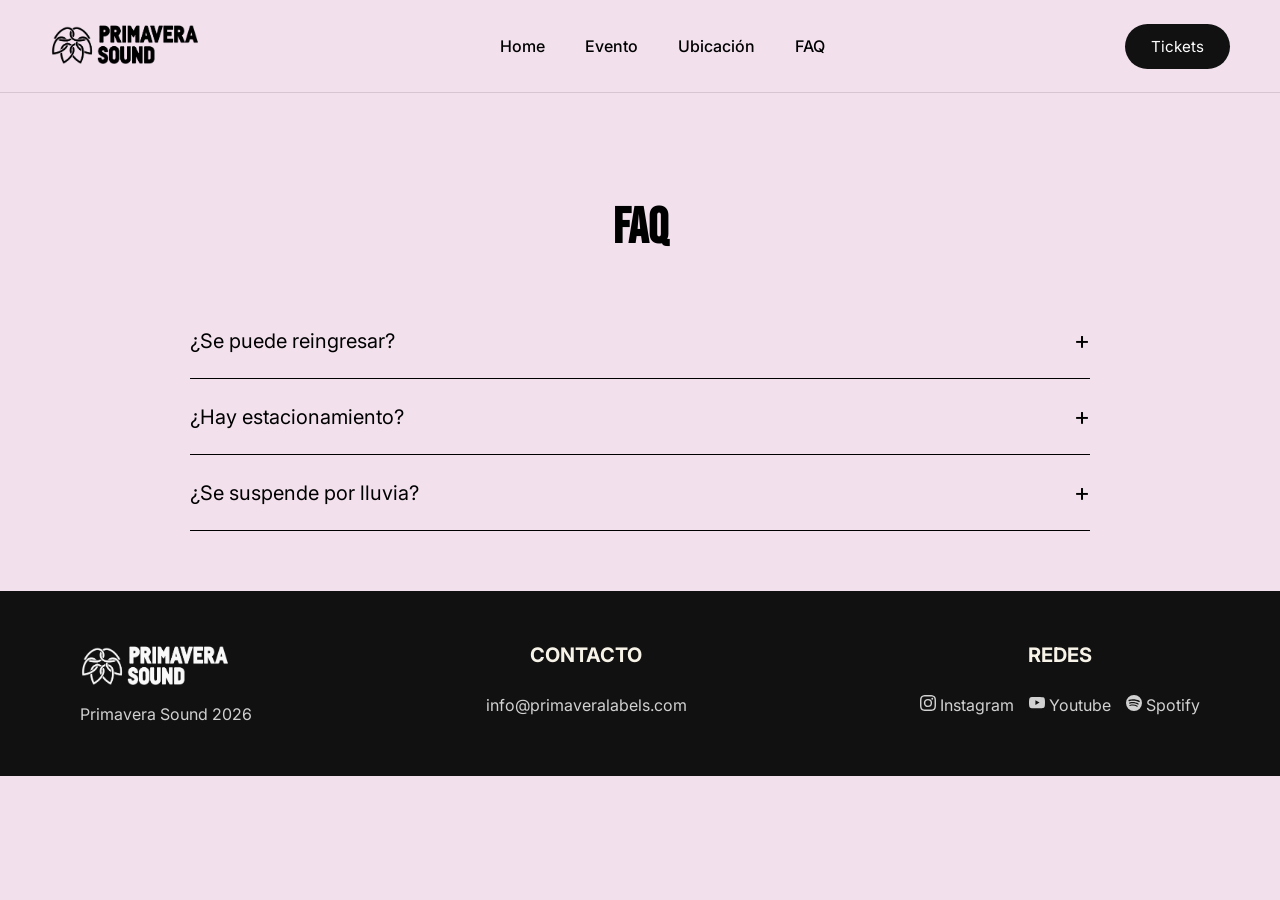
<file: FAQ.html>
<!DOCTYPE html>
<html lang="en">
<head>
    <meta charset="UTF-8">
    <meta name="viewport" content="width=device-width, initial-scale=1.0">
    <title>Primavera-Sound</title>
    <link rel="icon" href="./Imagenes/Logo PS.png" type="image/png">
    <link rel="preconnect" href="https://fonts.googleapis.com">
<link rel="preconnect" href="https://fonts.gstatic.com" crossorigin>
<link href="https://fonts.googleapis.com/css2?family=Bebas+Neue&family=Fredoka:wght@300..700&display=swap" rel="stylesheet">
    <link rel="stylesheet" href="./CSS/global.css">

    <link rel="preconnect" href="https://fonts.googleapis.com">
<link rel="preconnect" href="https://fonts.gstatic.com" crossorigin>
<link href="https://fonts.googleapis.com/css2?family=Bebas+Neue&family=Fredoka:wght@300..700&family=Inter:ital,opsz,wght@0,14..32,100..900;1,14..32,100..900&display=swap" rel="stylesheet">
    <link rel="stylesheet" href="./CSS/global.css">
    <main>
<nav class="navbar">
    <a href="index.html" class="logo">
        <img src="Imagenes/Logo PS Ext.png" alt="Logo Primavera Sound">
    </a>
    <ul class="nav-links">
        <li><a href="./index.html">Home</a></li>
        <li><a href="./Evento.html">Evento</a></li>
        <li><a href="./Ubicacion.html">Ubicación</a></li>
        <li><a href="./FAQ.html">FAQ</a></li>
    </ul>
    <a href="./Tickets.html" class="button button-nav">
        Tickets
    </a>
</nav>
<body>
   <section class="faq">

    <h2 class="title-section">FAQ</h2>

    <details>
        <summary>¿Se puede reingresar?</summary>
        <p>
            Sí, el reingreso estará permitido hasta las 23hs.
        </p>
    </details>

    <details>
        <summary>¿Hay estacionamiento?</summary>
        <p>
            El predio contará con estacionamiento limitado.
        </p>
    </details>

    <details>
        <summary>¿Se suspende por lluvia?</summary>
        <p>
            El festival no se suspende por lluvia.
        </p>
    </details>
</section>

<footer class="footer">
    <div class="footer-logo">
        <img src="./Imagenes/LogoPS positivo.png" alt="Primavera Sound Logo">
        <a href="Tickets.html">Primavera Sound 2026</a>
    </div>

    <div class="footer-links">
        <h3>CONTACTO</h3>
        <a href="https://mail.google.com/">info@primaveralabels.com</a>
    </div>

    <div class="footer-social">
        <h3>REDES</h3>
        <div class="footer-social-icons">
        <a href="https://www.instagram.com/primavera_sound/" target="_blank">
           <svg xmlns="http://www.w3.org/2000/svg" width="16" height="16" fill="currentColor" class="bi bi-instagram" viewBox="0 0 16 16">
  <path d="M8 0C5.829 0 5.556.01 4.703.048 3.85.088 3.269.222 2.76.42a3.9 3.9 0 0 0-1.417.923A3.9 3.9 0 0 0 .42 2.76C.222 3.268.087 3.85.048 4.7.01 5.555 0 5.827 0 8.001c0 2.172.01 2.444.048 3.297.04.852.174 1.433.372 1.942.205.526.478.972.923 1.417.444.445.89.719 1.416.923.51.198 1.09.333 1.942.372C5.555 15.99 5.827 16 8 16s2.444-.01 3.298-.048c.851-.04 1.434-.174 1.943-.372a3.9 3.9 0 0 0 1.416-.923c.445-.445.718-.891.923-1.417.197-.509.332-1.09.372-1.942C15.99 10.445 16 10.173 16 8s-.01-2.445-.048-3.299c-.04-.851-.175-1.433-.372-1.941a3.9 3.9 0 0 0-.923-1.417A3.9 3.9 0 0 0 13.24.42c-.51-.198-1.092-.333-1.943-.372C10.443.01 10.172 0 7.998 0zm-.717 1.442h.718c2.136 0 2.389.007 3.232.046.78.035 1.204.166 1.486.275.373.145.64.319.92.599s.453.546.598.92c.11.281.24.705.275 1.485.039.843.047 1.096.047 3.231s-.008 2.389-.047 3.232c-.035.78-.166 1.203-.275 1.485a2.5 2.5 0 0 1-.599.919c-.28.28-.546.453-.92.598-.28.11-.704.24-1.485.276-.843.038-1.096.047-3.232.047s-2.39-.009-3.233-.047c-.78-.036-1.203-.166-1.485-.276a2.5 2.5 0 0 1-.92-.598 2.5 2.5 0 0 1-.6-.92c-.109-.281-.24-.705-.275-1.485-.038-.843-.046-1.096-.046-3.233s.008-2.388.046-3.231c.036-.78.166-1.204.276-1.486.145-.373.319-.64.599-.92s.546-.453.92-.598c.282-.11.705-.24 1.485-.276.738-.034 1.024-.044 2.515-.045zm4.988 1.328a.96.96 0 1 0 0 1.92.96.96 0 0 0 0-1.92m-4.27 1.122a4.109 4.109 0 1 0 0 8.217 4.109 4.109 0 0 0 0-8.217m0 1.441a2.667 2.667 0 1 1 0 5.334 2.667 2.667 0 0 1 0-5.334"/>
</svg>
        Instagram</a>
        <a href="https://www.youtube.com/PrimaveraSoundTV" target="_blank">
            <svg xmlns="http://www.w3.org/2000/svg" width="16" height="16" fill="currentColor" class="bi bi-youtube" viewBox="0 0 16 16">
  <path d="M8.051 1.999h.089c.822.003 4.987.033 6.11.335a2.01 2.01 0 0 1 1.415 1.42c.101.38.172.883.22 1.402l.01.104.022.26.008.104c.065.914.073 1.77.074 1.957v.075c-.001.194-.01 1.108-.082 2.06l-.008.105-.009.104c-.05.572-.124 1.14-.235 1.558a2.01 2.01 0 0 1-1.415 1.42c-1.16.312-5.569.334-6.18.335h-.142c-.309 0-1.587-.006-2.927-.052l-.17-.006-.087-.004-.171-.007-.171-.007c-1.11-.049-2.167-.128-2.654-.26a2.01 2.01 0 0 1-1.415-1.419c-.111-.417-.185-.986-.235-1.558L.09 9.82l-.008-.104A31 31 0 0 1 0 7.68v-.123c.002-.215.01-.958.064-1.778l.007-.103.003-.052.008-.104.022-.26.01-.104c.048-.519.119-1.023.22-1.402a2.01 2.01 0 0 1 1.415-1.42c.487-.13 1.544-.21 2.654-.26l.17-.007.172-.006.086-.003.171-.007A100 100 0 0 1 7.858 2zM6.4 5.209v4.818l4.157-2.408z"/>
</svg>
       Youtube </a>
        <a href="https://spotify.com" target="_blank">
            <svg xmlns="http://www.w3.org/2000/svg" width="16" height="16" fill="currentColor" class="bi bi-spotify" viewBox="0 0 16 16">
  <path d="M8 0a8 8 0 1 0 0 16A8 8 0 0 0 8 0m3.669 11.538a.5.5 0 0 1-.686.165c-1.879-1.147-4.243-1.407-7.028-.77a.499.499 0 0 1-.222-.973c3.048-.696 5.662-.397 7.77.892a.5.5 0 0 1 .166.686m.979-2.178a.624.624 0 0 1-.858.205c-2.15-1.321-5.428-1.704-7.972-.932a.625.625 0 0 1-.362-1.194c2.905-.881 6.517-.454 8.986 1.063a.624.624 0 0 1 .206.858m.084-2.268C10.154 5.56 5.9 5.419 3.438 6.166a.748.748 0 1 1-.434-1.432c2.825-.857 7.523-.692 10.492 1.07a.747.747 0 1 1-.764 1.288"/>
</svg>
        Spotify</a>
        </div>
    </div>
</footer>
</body>
</file>
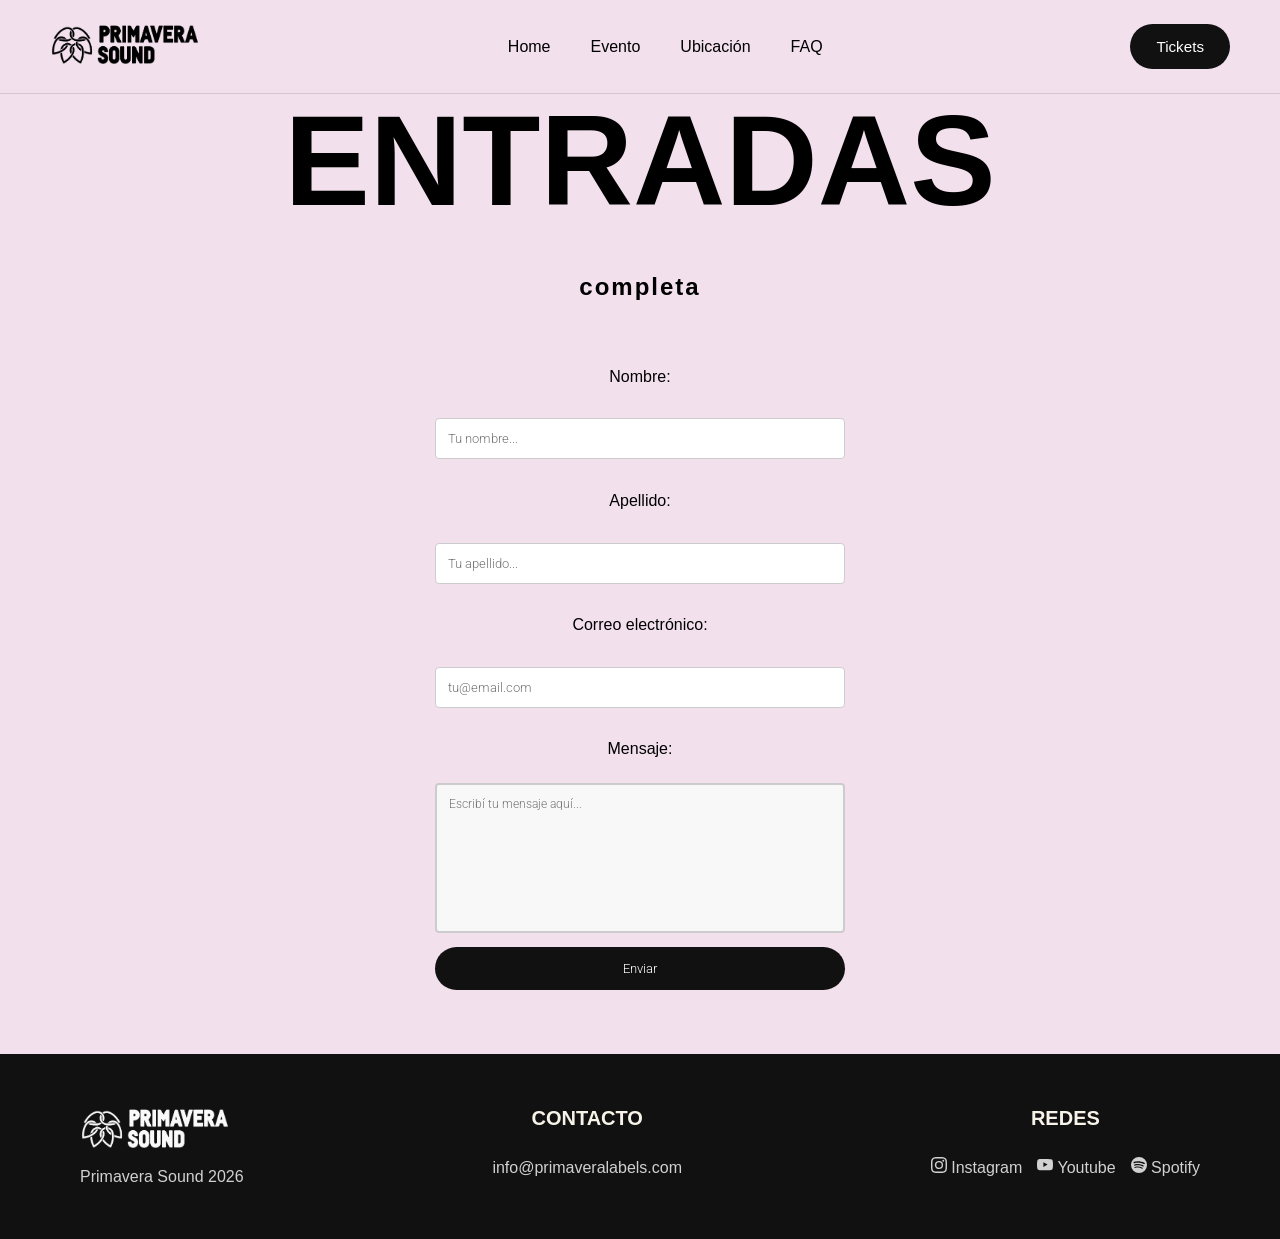
<file: Tickets.html>
<!DOCTYPE html>
<html lang="en">
<head>
    <meta charset="UTF-8">
    <meta name="viewport" content="width=device-width, initial-scale=1.0">
    <title>Tickets</title>
    <link rel="icon" href="./Imagenes/Logo PS.png" type="image/png">
    <link rel="preconnect" href="https://fonts.googleapis.com">
<link rel="preconnect" href="https://fonts.gstatic.com" crossorigin>
<link href="https://fonts.googleapis.com/css2?family=Literata:ital,opsz,wght@0,7..72,200..900;1,7..72,200..900&family=Roboto:ital,wght@0,100..900;1,100..900&family=Signika:wght@300..700&display=swap" rel="stylesheet">
    <link rel="stylesheet" href="./CSS/global.css">
    <main>
<nav class="navbar">
    <a href="index.html" class="logo">
        <img src="Imagenes/Logo PS Ext.png" alt="Logo Primavera Sound">
    </a>
    <ul class="nav-links">
        <li><a href="./index.html">Home</a></li>
        <li><a href="./Evento.html">Evento</a></li>
        <li><a href="./Ubicacion.html">Ubicación</a></li>
        <li><a href="./FAQ.html">FAQ</a></li>
    </ul>
    <a href="./Tickets.html" class="button button-nav">
        Tickets
    </a>
</nav>
     </main>
</head>
<body>
    <section class="center columns">
    <h1>ENTRADAS</h1>
    <H2>completa</H2>
    <form class="relleno" action="Felicitaciones">
        <br>
        <div class="containerCentrado">
            <form action="confirmacion.html" method="get">
                <label for="nombre">Nombre:</label>
                <br>
                <input type="text" id="nombre" name="nombre" placeholder="Tu nombre..." required="">
                <br>
                <br>
                <label for="apellido">Apellido:</label>
                <br>
                <input type="text" id="apellido" name="apellido" placeholder="Tu apellido..." required="">
                <br>
                <br>
                <label for="email">Correo electrónico:</label>
                <br>
                <input type="email" id="email" name="email" placeholder="tu@email.com" required="">
                <br>
                <br>
                <label for="mensaje">Mensaje:</label>
                <br>
                <textarea id="mensaje" name="mensaje" rows="5" placeholder="Escribí tu mensaje aquí..." required=""></textarea>
                
                <input type="submit" value="Enviar">
            
        </fieldset>
    </form>
</section>

<footer class="footer">
    <div class="footer-logo">
        <img src="./Imagenes/LogoPS positivo.png" alt="Primavera Sound Logo">
        <a href="Tickets.html">Primavera Sound 2026</a>
    </div>

    <div class="footer-links">
        <h3>CONTACTO</h3>
        <a href="https://mail.google.com/">info@primaveralabels.com</a>
    </div>

    <div class="footer-social">
        <h3>REDES</h3>
        <div class="footer-social-icons">
        <a href="https://www.instagram.com/primavera_sound/" target="_blank">
           <svg xmlns="http://www.w3.org/2000/svg" width="16" height="16" fill="currentColor" class="bi bi-instagram" viewBox="0 0 16 16">
  <path d="M8 0C5.829 0 5.556.01 4.703.048 3.85.088 3.269.222 2.76.42a3.9 3.9 0 0 0-1.417.923A3.9 3.9 0 0 0 .42 2.76C.222 3.268.087 3.85.048 4.7.01 5.555 0 5.827 0 8.001c0 2.172.01 2.444.048 3.297.04.852.174 1.433.372 1.942.205.526.478.972.923 1.417.444.445.89.719 1.416.923.51.198 1.09.333 1.942.372C5.555 15.99 5.827 16 8 16s2.444-.01 3.298-.048c.851-.04 1.434-.174 1.943-.372a3.9 3.9 0 0 0 1.416-.923c.445-.445.718-.891.923-1.417.197-.509.332-1.09.372-1.942C15.99 10.445 16 10.173 16 8s-.01-2.445-.048-3.299c-.04-.851-.175-1.433-.372-1.941a3.9 3.9 0 0 0-.923-1.417A3.9 3.9 0 0 0 13.24.42c-.51-.198-1.092-.333-1.943-.372C10.443.01 10.172 0 7.998 0zm-.717 1.442h.718c2.136 0 2.389.007 3.232.046.78.035 1.204.166 1.486.275.373.145.64.319.92.599s.453.546.598.92c.11.281.24.705.275 1.485.039.843.047 1.096.047 3.231s-.008 2.389-.047 3.232c-.035.78-.166 1.203-.275 1.485a2.5 2.5 0 0 1-.599.919c-.28.28-.546.453-.92.598-.28.11-.704.24-1.485.276-.843.038-1.096.047-3.232.047s-2.39-.009-3.233-.047c-.78-.036-1.203-.166-1.485-.276a2.5 2.5 0 0 1-.92-.598 2.5 2.5 0 0 1-.6-.92c-.109-.281-.24-.705-.275-1.485-.038-.843-.046-1.096-.046-3.233s.008-2.388.046-3.231c.036-.78.166-1.204.276-1.486.145-.373.319-.64.599-.92s.546-.453.92-.598c.282-.11.705-.24 1.485-.276.738-.034 1.024-.044 2.515-.045zm4.988 1.328a.96.96 0 1 0 0 1.92.96.96 0 0 0 0-1.92m-4.27 1.122a4.109 4.109 0 1 0 0 8.217 4.109 4.109 0 0 0 0-8.217m0 1.441a2.667 2.667 0 1 1 0 5.334 2.667 2.667 0 0 1 0-5.334"/>
</svg>
        Instagram</a>
        <a href="https://www.youtube.com/PrimaveraSoundTV" target="_blank">
            <svg xmlns="http://www.w3.org/2000/svg" width="16" height="16" fill="currentColor" class="bi bi-youtube" viewBox="0 0 16 16">
  <path d="M8.051 1.999h.089c.822.003 4.987.033 6.11.335a2.01 2.01 0 0 1 1.415 1.42c.101.38.172.883.22 1.402l.01.104.022.26.008.104c.065.914.073 1.77.074 1.957v.075c-.001.194-.01 1.108-.082 2.06l-.008.105-.009.104c-.05.572-.124 1.14-.235 1.558a2.01 2.01 0 0 1-1.415 1.42c-1.16.312-5.569.334-6.18.335h-.142c-.309 0-1.587-.006-2.927-.052l-.17-.006-.087-.004-.171-.007-.171-.007c-1.11-.049-2.167-.128-2.654-.26a2.01 2.01 0 0 1-1.415-1.419c-.111-.417-.185-.986-.235-1.558L.09 9.82l-.008-.104A31 31 0 0 1 0 7.68v-.123c.002-.215.01-.958.064-1.778l.007-.103.003-.052.008-.104.022-.26.01-.104c.048-.519.119-1.023.22-1.402a2.01 2.01 0 0 1 1.415-1.42c.487-.13 1.544-.21 2.654-.26l.17-.007.172-.006.086-.003.171-.007A100 100 0 0 1 7.858 2zM6.4 5.209v4.818l4.157-2.408z"/>
</svg>
       Youtube </a>
        <a href="https://spotify.com" target="_blank">
            <svg xmlns="http://www.w3.org/2000/svg" width="16" height="16" fill="currentColor" class="bi bi-spotify" viewBox="0 0 16 16">
  <path d="M8 0a8 8 0 1 0 0 16A8 8 0 0 0 8 0m3.669 11.538a.5.5 0 0 1-.686.165c-1.879-1.147-4.243-1.407-7.028-.77a.499.499 0 0 1-.222-.973c3.048-.696 5.662-.397 7.77.892a.5.5 0 0 1 .166.686m.979-2.178a.624.624 0 0 1-.858.205c-2.15-1.321-5.428-1.704-7.972-.932a.625.625 0 0 1-.362-1.194c2.905-.881 6.517-.454 8.986 1.063a.624.624 0 0 1 .206.858m.084-2.268C10.154 5.56 5.9 5.419 3.438 6.166a.748.748 0 1 1-.434-1.432c2.825-.857 7.523-.692 10.492 1.07a.747.747 0 1 1-.764 1.288"/>
</svg>
        Spotify</a>
        </div>
    </div>
</footer>
</body>
</html>
</file>
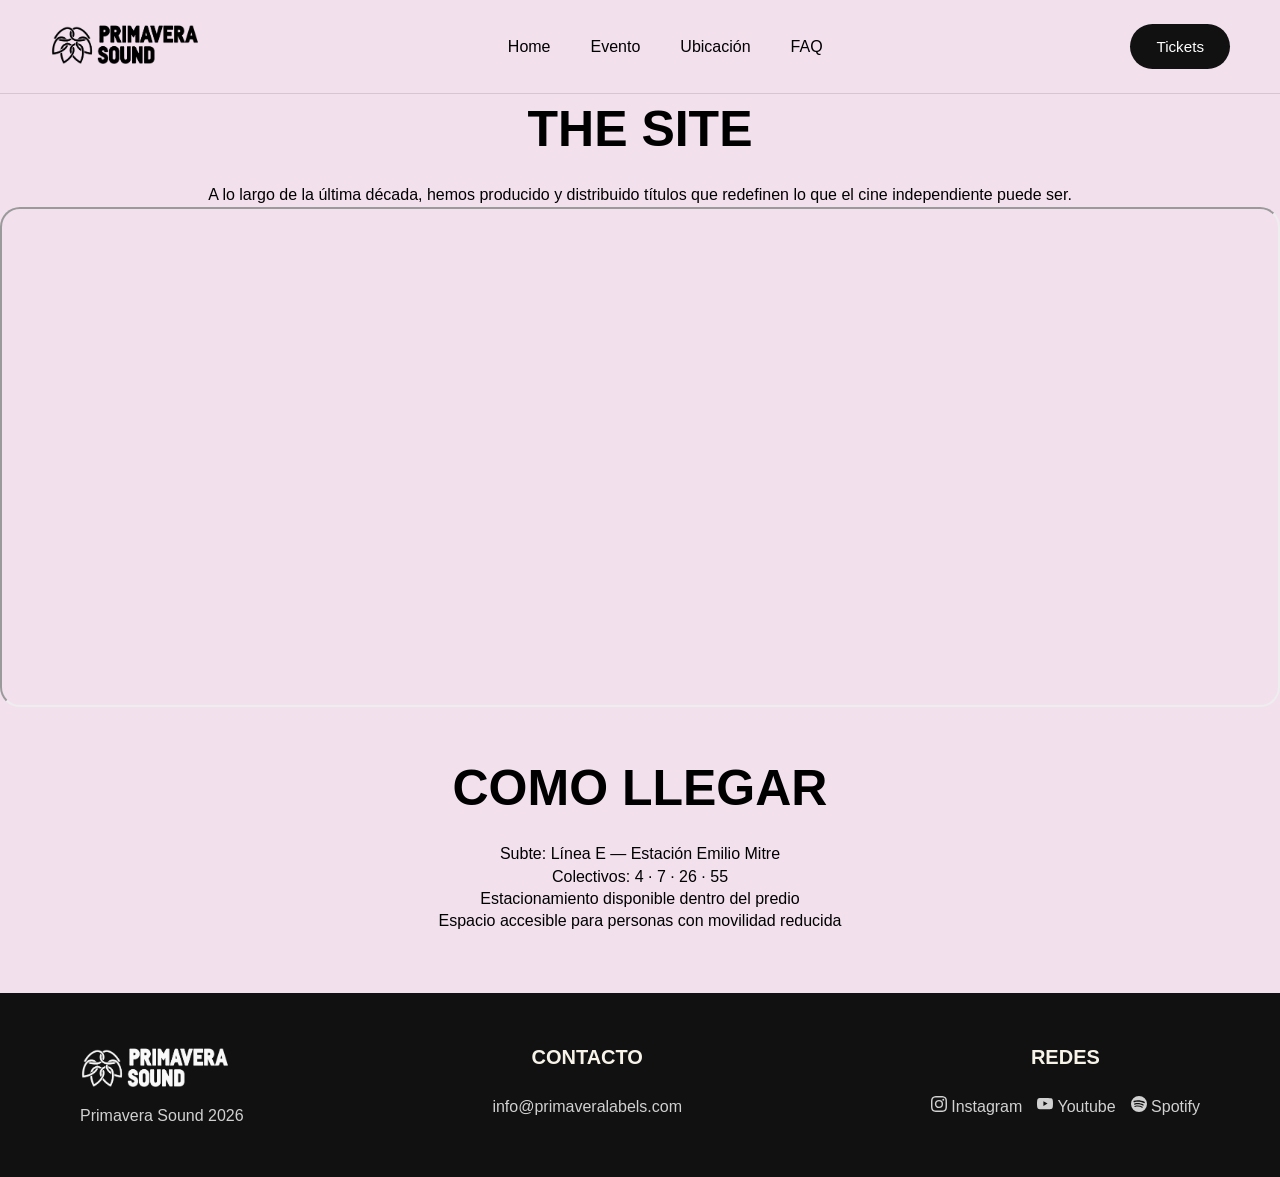
<file: Ubicacion.html>
<!DOCTYPE html>
<html lang="en">
<head>
  <meta charset="UTF-8">
    <meta name="viewport" content="width=device-width, initial-scale=1.0">
    <title>Ubicacion</title>
    <link rel="icon" href="./Imagenes/Logo PS.png" type="image/png">
    <link rel="preconnect" href="https://fonts.googleapis.com">
<link rel="preconnect" href="https://fonts.gstatic.com" crossorigin>
<link href="https://fonts.googleapis.com/css2?family=Literata:ital,opsz,wght@0,7..72,200..900;1,7..72,200..900&family=Roboto:ital,wght@0,100..900;1,100..900&family=Signika:wght@300..700&display=swap" rel="stylesheet">
    <link rel="stylesheet" href="./CSS/global.css">
    <main>
<nav class="navbar">
    <a href="index.html" class="logo">
        <img src="Imagenes/Logo PS Ext.png" alt="Logo Primavera Sound">
    </a>
    <ul class="nav-links">
        <li><a href="./index.html">Home</a></li>
        <li><a href="./Evento.html">Evento</a></li>
        <li><a href="./Ubicacion.html">Ubicación</a></li>
        <li><a href="./FAQ.html">FAQ</a></li>
    </ul>
    <a href="./Tickets.html" class="button button-nav">
        Tickets
    </a>
</nav>
     </main>
</head>
<body>

<section class="location">
   <h2 class="title-section">
    THE SITE
</h2>
    <p>
        A lo largo de la última década, hemos producido y distribuido títulos 
        que redefinen lo que el cine independiente puede ser.
    </p>
    <div class="map-container">
        <iframe 
        src="https://www.google.com/maps/embed?pb=!1m14!1m8!1m3!1d6571.955084224013!2d-58.497944!3d-34.554124!3m2!1i1024!2i768!4f13.1!3m3!1m2!1s0x95bcb6e5b3eef73d%3A0xd3c3514dbd8403ef!2sParque%20Sarmiento!5e0!3m2!1ses!2sar!4v1779395330391!5m2!1ses!2sar" 
        allowfullscreen=""
        loading="lazy">
     </iframe>
    </div>
    <div class="transporte">

    <h2 class="title-section">COMO LLEGAR</h2>

    <p> Subte: Línea E — Estación Emilio Mitre</p>
    <p>Colectivos: 4 · 7 · 26 · 55</p>
    <p>Estacionamiento disponible dentro del predio</p>
    <p>Espacio accesible para personas con movilidad reducida</p>

</div>
</section>

<footer class="footer">
    <div class="footer-logo">
        <img src="./Imagenes/LogoPS positivo.png" alt="Primavera Sound Logo">
        <a href="Tickets.html">Primavera Sound 2026</a>
    </div>

    <div class="footer-links">
        <h3>CONTACTO</h3>
        <a href="https://mail.google.com/">info@primaveralabels.com</a>
    </div>

    <div class="footer-social">
        <h3>REDES</h3>
        <div class="footer-social-icons">
        <a href="https://www.instagram.com/primavera_sound/" target="_blank">
           <svg xmlns="http://www.w3.org/2000/svg" width="16" height="16" fill="currentColor" class="bi bi-instagram" viewBox="0 0 16 16">
  <path d="M8 0C5.829 0 5.556.01 4.703.048 3.85.088 3.269.222 2.76.42a3.9 3.9 0 0 0-1.417.923A3.9 3.9 0 0 0 .42 2.76C.222 3.268.087 3.85.048 4.7.01 5.555 0 5.827 0 8.001c0 2.172.01 2.444.048 3.297.04.852.174 1.433.372 1.942.205.526.478.972.923 1.417.444.445.89.719 1.416.923.51.198 1.09.333 1.942.372C5.555 15.99 5.827 16 8 16s2.444-.01 3.298-.048c.851-.04 1.434-.174 1.943-.372a3.9 3.9 0 0 0 1.416-.923c.445-.445.718-.891.923-1.417.197-.509.332-1.09.372-1.942C15.99 10.445 16 10.173 16 8s-.01-2.445-.048-3.299c-.04-.851-.175-1.433-.372-1.941a3.9 3.9 0 0 0-.923-1.417A3.9 3.9 0 0 0 13.24.42c-.51-.198-1.092-.333-1.943-.372C10.443.01 10.172 0 7.998 0zm-.717 1.442h.718c2.136 0 2.389.007 3.232.046.78.035 1.204.166 1.486.275.373.145.64.319.92.599s.453.546.598.92c.11.281.24.705.275 1.485.039.843.047 1.096.047 3.231s-.008 2.389-.047 3.232c-.035.78-.166 1.203-.275 1.485a2.5 2.5 0 0 1-.599.919c-.28.28-.546.453-.92.598-.28.11-.704.24-1.485.276-.843.038-1.096.047-3.232.047s-2.39-.009-3.233-.047c-.78-.036-1.203-.166-1.485-.276a2.5 2.5 0 0 1-.92-.598 2.5 2.5 0 0 1-.6-.92c-.109-.281-.24-.705-.275-1.485-.038-.843-.046-1.096-.046-3.233s.008-2.388.046-3.231c.036-.78.166-1.204.276-1.486.145-.373.319-.64.599-.92s.546-.453.92-.598c.282-.11.705-.24 1.485-.276.738-.034 1.024-.044 2.515-.045zm4.988 1.328a.96.96 0 1 0 0 1.92.96.96 0 0 0 0-1.92m-4.27 1.122a4.109 4.109 0 1 0 0 8.217 4.109 4.109 0 0 0 0-8.217m0 1.441a2.667 2.667 0 1 1 0 5.334 2.667 2.667 0 0 1 0-5.334"/>
</svg>
        Instagram</a>
        <a href="https://www.youtube.com/PrimaveraSoundTV" target="_blank">
            <svg xmlns="http://www.w3.org/2000/svg" width="16" height="16" fill="currentColor" class="bi bi-youtube" viewBox="0 0 16 16">
  <path d="M8.051 1.999h.089c.822.003 4.987.033 6.11.335a2.01 2.01 0 0 1 1.415 1.42c.101.38.172.883.22 1.402l.01.104.022.26.008.104c.065.914.073 1.77.074 1.957v.075c-.001.194-.01 1.108-.082 2.06l-.008.105-.009.104c-.05.572-.124 1.14-.235 1.558a2.01 2.01 0 0 1-1.415 1.42c-1.16.312-5.569.334-6.18.335h-.142c-.309 0-1.587-.006-2.927-.052l-.17-.006-.087-.004-.171-.007-.171-.007c-1.11-.049-2.167-.128-2.654-.26a2.01 2.01 0 0 1-1.415-1.419c-.111-.417-.185-.986-.235-1.558L.09 9.82l-.008-.104A31 31 0 0 1 0 7.68v-.123c.002-.215.01-.958.064-1.778l.007-.103.003-.052.008-.104.022-.26.01-.104c.048-.519.119-1.023.22-1.402a2.01 2.01 0 0 1 1.415-1.42c.487-.13 1.544-.21 2.654-.26l.17-.007.172-.006.086-.003.171-.007A100 100 0 0 1 7.858 2zM6.4 5.209v4.818l4.157-2.408z"/>
</svg>
       Youtube </a>
        <a href="https://spotify.com" target="_blank">
            <svg xmlns="http://www.w3.org/2000/svg" width="16" height="16" fill="currentColor" class="bi bi-spotify" viewBox="0 0 16 16">
  <path d="M8 0a8 8 0 1 0 0 16A8 8 0 0 0 8 0m3.669 11.538a.5.5 0 0 1-.686.165c-1.879-1.147-4.243-1.407-7.028-.77a.499.499 0 0 1-.222-.973c3.048-.696 5.662-.397 7.77.892a.5.5 0 0 1 .166.686m.979-2.178a.624.624 0 0 1-.858.205c-2.15-1.321-5.428-1.704-7.972-.932a.625.625 0 0 1-.362-1.194c2.905-.881 6.517-.454 8.986 1.063a.624.624 0 0 1 .206.858m.084-2.268C10.154 5.56 5.9 5.419 3.438 6.166a.748.748 0 1 1-.434-1.432c2.825-.857 7.523-.692 10.492 1.07a.747.747 0 1 1-.764 1.288"/>
</svg>
        Spotify</a>
        </div>
    </div>
</footer>
</body>
</html>
</file>
<file: CSS/global.css>
.navbar{
    display: flex;
    justify-content: space-between;
    align-items: center;
    padding: 20px 50px;
    background-color: #F2E0ED;
    border-bottom: 1px solid #d8c5d3;
}

.logo img{
    width: 150px;
}
.nav-links{
    display: flex;

    gap: 40px;

    list-style: none;
}
.nav-links a{
    text-decoration: none;
    color: #000;
    font-family: "Inter", sans-serif;
    font-weight: 500;
    transition: 0.3s ease;
}
.nav-links a:hover{
    color: #6C43B1;
}
.button{
    text-decoration: none;
    font-family: "Inter", sans-serif;
    background-color: #111;
    color: white;
    padding: 12px 26px;
    border-radius: 999px;
    transition: 0.3s ease;
}
.button:hover{
    background-color: #6C43B1;

    transform: scale(1.05);
}
.button-nav{
    font-size: 0.95rem;
}
body{ 
    background-color: #F2E0ED;
    font-family:"Inter", sans-serif;
    color: #000000;
    line-height:1.4;
    margin: 0;
}
.bebas-neue-regular {
  font-family: "Bebas Neue", sans-serif;
  font-weight: 400;
  font-style: normal;

}
.inter-uniquifier {
  font-family: "Inter", sans-serif;
  font-optical-sizing: auto;
  font-weight: <weight>;
  font-style: normal;
}
.title-hero{
  font-family: "Bebas Neue", sans-serif;
    font-size: clamp(4rem, 10vw, 12rem);
    line-height: 0.9;
    margin: 0;
}
.title-section{
    font-family: "Bebas Neue", sans-serif;
    font-size: 50px;
    margin-bottom: 20px;
}
p, a, li{
  font-family: "Inter", sans-serif;
}
.columns{
    height: 100vh;
    display: flex;
    flex-direction: column;
    justify-content: center;
    align-items: center;
    text-align: center;
    gap: 20px;
    padding: 20px;
}
.columns h1{
    font-size: clamp(4rem, 10vw, 12rem);
    max-width: 1200px;
}
.columns h2{
    font-size: 1.5rem;
    letter-spacing: 2px;
}
.Button-Tickets{
      width: 100%;
  font-family: "Inter", sans-serif;
  text-decoration: none;
  background-color: #111;
  color: white;
  padding: 15px 32px;
  margin: 8px 0;
  border-radius: 30px;
 display: inline-block;
 transition:  0,3s ease;
}
.Button-Tickets:hover{
    background-color: #6C43B1;
    transform: scale(1.05);
}
*{
    margin: 0%;
    padding: 0%;
    box-sizing: border-box;
   
}
*{
  margin: 0;
  padding: 0;
  box-sizing: border-box;
}
.hero{
  position: relative;
  width: 100%;
  height: 100vh;
  overflow: hidden;
}
.hero-content{
  position: absolute;
  bottom: 80px;
  left: 50%;
  transform: translateX(-50%);
  z-index: 2;
  color: #F7F3E8;
  text-align: center;
}
.hero-video{
  position: absolute;
  top: 50%;
  left: 50%;
  width: 100%;
  height: 100%;
  object-fit: cover;
  transform: translate(-50%, -50%);
}

body{
    margin: 0;
    background-color: #F2E0ED;
}
.lineup-full{
    width: 100%;
    padding-top: 50px;
}
.artists{
    width: 100%;
    padding-left: 30px;
    padding-right: 30px;
    box-sizing: border-box;
}
.artists p{
    font-family: "Bebas Neue", sans-serif;
    font-size: 78px;
    line-height: 1.05;
    text-align: center;
    color: #1E1E1E;
    margin: 0;
    text-transform: uppercase;
}
.city{
    background-color: #111;
    margin-top: 50px;
    padding: 20px;
}
.city h2{
    color: #F7F3E8;
    text-align: center;
    font-size: 55px;
    margin: 0;
}


.home-blocks{
    width: 100%;
    margin: 80px auto;
    display: flex;
    flex-direction: column;
    gap: 25px;
}
.block{
    display: flex;
    flex-direction: column;
    justify-content: space-between;
    text-decoration: none;
    padding: 50px;
    height: 190px;
    transition: 0.3s ease;
}
.block:hover{
    transform: scale(0.98);
}
.block-tag{
    font-family: "Inter", sans-serif;
    font-size: 15px;
    letter-spacing: 1px;
    color: #F7F3E8;
}
.block h3{
    font-family: "Inter", sans-serif;
    font-size: 32px;
    font-weight: 500;
    line-height: 1.1;
    color: #F7F3E8;
    width: 500px;
}
.orange{

    background-color: #FDB040;
}
.blue{

    background-color: #4C79EC;
}
.pink{

    background-color: #E878C2;
}

body{
    margin: 0;
    background-color: #F2E0ED;
}
.evento{
    text-align: center;
    margin-top: 80px;
}
.evento-text{
    width: 700px;
    margin: auto;
    margin-top: 30px;
    margin-bottom: 50px;
}

.footer{
    background-color: #111;
    color: #f7f3e8;
    display: flex;
    justify-content: space-between;
    align-items: flex-start;
    flex-wrap: wrap;

    padding: 50px 80px;
    margin-top: 60px;
}
.footer-logo,
.footer-links,
.footer-social{
    display: flex;
    flex-direction: column;
    gap: 15px;
}
.footer-logo img{
    width: 150px;
    border-radius: 10px;
}
.footer h3{
    margin-bottom: 10px;
    font-size: 20px;
    color: #f7f3e8;
}
.footer a{
    color: #d1d1d1;
    text-decoration: none;
    transition: 0.3s;
}

.footer a:hover{
    color: #6C43B1;
}
.footer-social-icons{

    display: flex;

    gap: 15px;

    align-items: center;
}
.footer-social img{
    width: 22px;
}
.footer p{
    color: #999;
}
@media (max-width: 768px){
.footer{
        flex-direction: column;
        gap: 40px;
        padding: 40px;}
}
body{
    background-color: #F2E0ED;
    font-family: "Inter", sans-serif;
    margin: 0;
    text-align: center;
}


iframe{
    width: 100%;
    height: 500px;
    border-radius: 20px;
}
.transporte{
    margin-top: 40px;
}

.faq{
    width: 900px;
    margin: auto;
    margin-top: 100px;
}
.faq h2{
    margin-bottom: 40px;
}
details{
    border-bottom: 1px solid #000;

    padding: 20px 0;
}
summary{
    font-family: "Inter", sans-serif;
    font-size: 20px;
    cursor: pointer;
    list-style: none;
    display: flex;
    justify-content: space-between;
    align-items: center;
}
summary::after{
    content: "+";
    font-size: 25px;
}

details p{
    margin-top: 20px;
    width: 700px;
    font-size: 17px;
}

.center{
    display: flex;
    justify-content: center;
    align-items: center;
}
.column{
    flex-direction: column;
}
form{
  border-radius: 5px;
  padding: 20px;
  width: 450px;
}
label {display:block;}
input, select{
  width: 100%;
  padding: 12px;
  margin: 8px 0;
  display: inline-block;
  border: 1px solid #ccc;
  border-radius: 4px;
  box-sizing: border-box;
  font-family:'roboto', sans-serif;
  font-weight: 300;
}
input[type=submit] {
  width: 100%;
  background-color: #111;
  color: white;
  padding: 14px;
  margin: 8px 0;
  border: none;
  border-radius: 30px;
  cursor: pointer;
  
}
input[type=submit]:hover {
  background-color: #6C43B1;
      color: #f5fae1;
}
textarea {
  width: 100%;
  height: 150px;
  padding: 12px;
  box-sizing: border-box;
  border: 2px solid #ccc;
  border-radius: 4px;
  background-color: #f8f8f8;
  font-size: 16px;
  resize: none;
  font-family:'roboto', sans-serif;
  font-weight: 300;
  font-size: 12px
}
</file>
